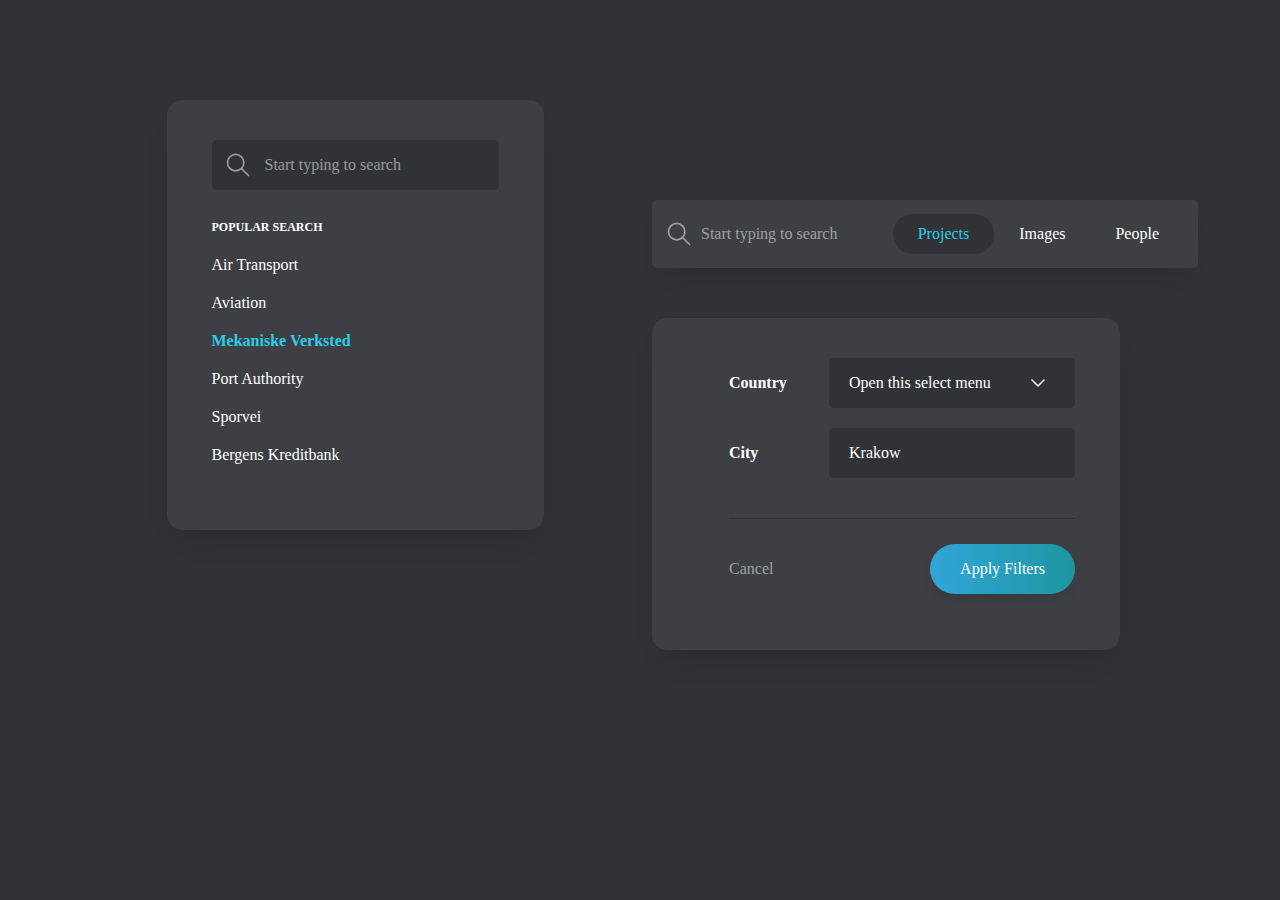
<file: Project 1/index.html>
<!DOCTYPE html>
<html lang="en">
<head>
    <meta charset="UTF-8">
    <meta http-equiv="X-UA-Compatible" content="IE=edge">
    <meta name="viewport" content="width=device-width, initial-scale=1.0">
    <link href="https://cdn.jsdelivr.net/npm/bootstrap@5.3.0-alpha3/dist/css/bootstrap.min.css" rel="stylesheet">
    <link rel="stylesheet" href="assets/css/style.css">
    <title>Document</title>
</head>
<body>

    <div class="container">
        <div class="row">
            <div class="col-lg-6">
                <div class="component-search-form component-container">
                        <form action="">
                            <div class="search-icon">
                                <img src="assets/img/search.svg">
                            </div>
                            <input type="text" class="input-form search-form" placeholder="Start typing to search">
                        </form>
                        <h6>Popular search</h6>
                        <ul>
                            <li>
                                <a href="">Air Transport</a>
                            </li>
                            <li>
                                <a href="">Aviation</a>
                            </li>
                            <li class="active">
                                <a href="">Mekaniske Verksted</a>
                            </li>
                            <li>
                                <a href="">Port Authority</a>
                            </li>
                            <li>
                                <a href="">Sporvei</a>
                            </li>
                            <li>
                                <a href="">Bergens Kreditbank</a>
                            </li>
                        </ul>
                </div>
            </div>
            <div class="col-lg-6">
                <div class="component-filter-search component-container">
                        <form action="">
                                <div class="input-wrapper">
                                    <div class="search-icon">
                                        <img src="assets/img/search.svg">
                                    </div>
                                    <input type="text" class="input-form search-form filter-search" placeholder="Start typing to search">
                                </div>
                            <ul>
                                <li>
                                    <label>
                                        <input type="radio" checked name="type" value="project">
                                        <span class="text">Projects</span>
                                    </label>
                                </li>
                                <li>
                                    <label>
                                        <input type="radio" name="type" value="image">
                                        <span class="text">Images</span>
                                    </label>
                                </li>
                                <li>
                                    <label>
                                        <input type="radio" name="type" value="people">
                                        <span class="text">People</span>
                                    </label>
                                </li>
                            </ul>
                        </form>
                </div>
                <div class="component-filter component-container">
                    <form action="">
                        <ul>
                            <li>
                                <div class="key">Country</div>
                                <div class="select-value">
                                    <select class="form-select">
                                        <option selected>Open this select menu</option>
                                        <option value="1">Poland</option>
                                        <option value="2">Turkey</option>
                                        <option value="3">Norway</option>
                                    </select>
                                </div>
                            </li>
                            <li>
                                <div class="key">City</div>
                                <div class="select-value">
                                    <input type="text" value="Krakow">
                                </div>
                            </li>
                            <li class="filter-button">
                                <a href="#">Cancel</a>
                                <button type="submit" class="btn btn-primary">Apply Filters</button>
                            </li>
                        </ul>
                    </form>
                </div>
            </div>
        </div>
    </div>
    
</body>
</html>
</file>
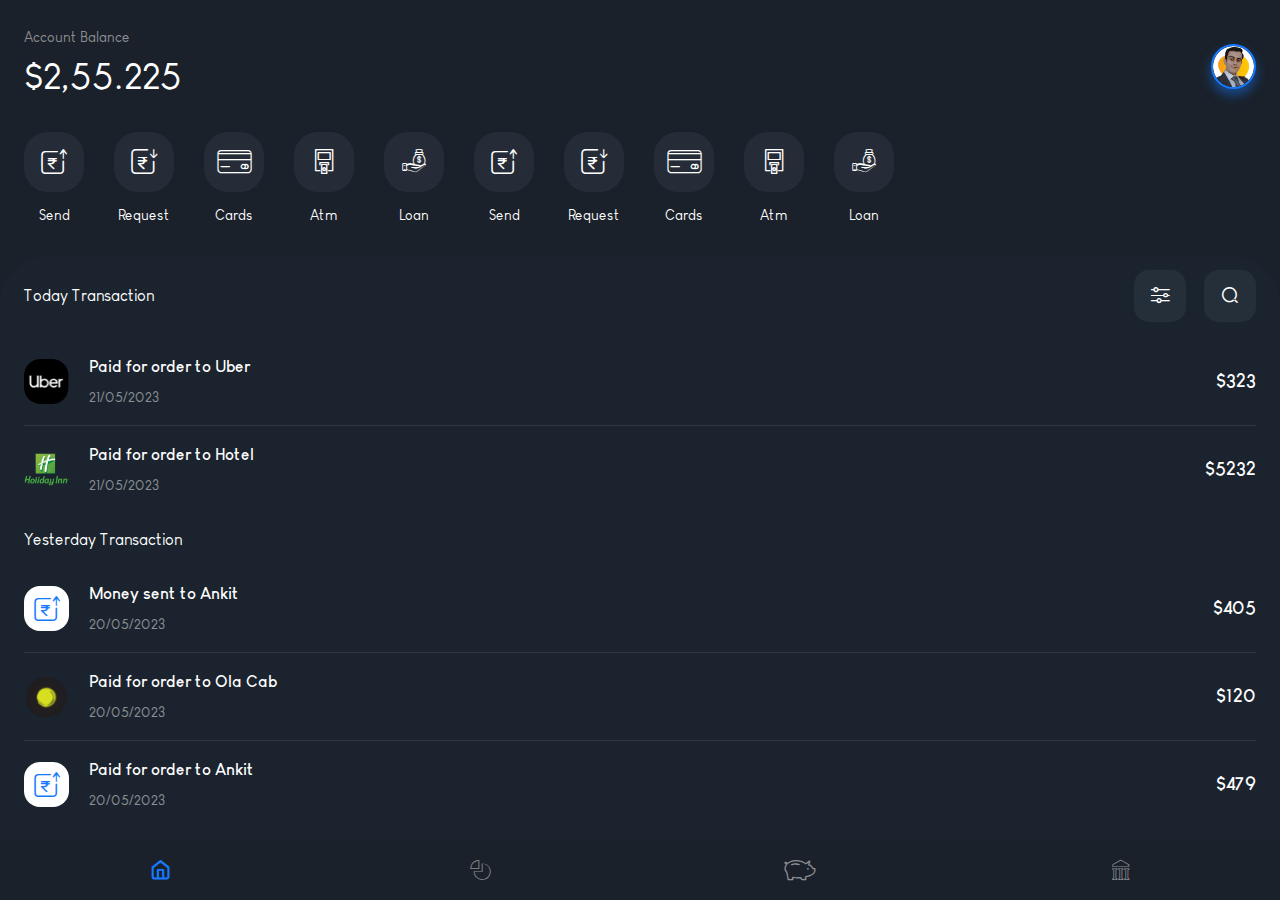
<file: Project 3/index.html>
<!DOCTYPE html>
<html lang="en">
<head>
    <meta charset="UTF-8">
    <meta http-equiv="X-UA-Compatible" content="IE=edge">
    <meta name="viewport" content="width=device-width, initial-scale=1.0">
    <link href="https://cdn.jsdelivr.net/npm/bootstrap@5.3.0-alpha3/dist/css/bootstrap.min.css" rel="stylesheet">
    <link rel="stylesheet" href="assets/css/style.css">
    <title>Document</title>
</head>
<body>
    <div class="app-wrapper">
        <div class="app-inner">
            <header class="app-header">
                <div class="balance">
                    <div class="text">Account Balance</div>
                    <div class="money">$2,55.225</div>
                </div>
                <div class="avatar">
                    <img src="assets/img/avatar.png" alt="" class="img-fluid">
                </div>
            </header>
            <main>
                <nav class="actions">
                    <ul>
                        <li>
                            <a href="#">
                                <div class="icon">
                                    <i class="icon-send"></i>
                                </div>
                                <div class="text">Send</div>
                            </a>
                        </li>
                        <li>
                            <a href="#">
                                <div class="icon">
                                    <i class="icon-request"></i>
                                </div>
                                <div class="text">Request</div>
                            </a>
                        </li>
                        <li>
                            <a href="#">
                                <div class="icon">
                                    <i class="icon-card"></i>
                                </div>
                                <div class="text">Cards</div>
                            </a>
                        </li>
                        <li>
                            <a href="#">
                                <div class="icon">
                                    <i class="icon-atm"></i>
                                </div>
                                <div class="text">Atm</div>
                            </a>
                        </li>
                        <li>
                            <a href="#">
                                <div class="icon">
                                    <i class="icon-loan"></i>
                                </div>
                                <div class="text">Loan</div>
                            </a>
                        </li>
                        <li>
                            <a href="#">
                                <div class="icon">
                                    <i class="icon-send"></i>
                                </div>
                                <div class="text">Send</div>
                            </a>
                        </li>
                        <li>
                            <a href="#">
                                <div class="icon">
                                    <i class="icon-request"></i>
                                </div>
                                <div class="text">Request</div>
                            </a>
                        </li>
                        <li>
                            <a href="#">
                                <div class="icon">
                                    <i class="icon-card"></i>
                                </div>
                                <div class="text">Cards</div>
                            </a>
                        </li>
                        <li>
                            <a href="#">
                                <div class="icon">
                                    <i class="icon-atm"></i>
                                </div>
                                <div class="text">Atm</div>
                            </a>
                        </li>
                        <li>
                            <a href="#">
                                <div class="icon">
                                    <i class="icon-loan"></i>
                                </div>
                                <div class="text">Loan</div>
                            </a>
                        </li>
                    </ul>
                </nav>
                <section class="transactions">
                    <h6>
                        Today Transaction
                        <div class="search-filter-actions">
                            <a href="#">
                                <i class="icon-filter"></i>
                            </a>
                            <a href="#">
                                <i class="icon-search"></i>
                            </a>
                        </div>
                    </h6>
                    <ul class="payment-actions">
                        <li>
                            <a href="#">
                                <div class="icon">
                                    <img src="assets/img/brand1.png" class="img-fluid" alt="">
                                </div>
                                <div class="payment-for">
                                    <div class="title">Paid for order to Uber</div>
                                    <div class="date">21/05/2023</div>
                                </div>
                                <div class="money">
                                    $323
                                </div>
                            </a>
                        </li>
                        <li>
                            <a href="#">
                                <div class="icon">
                                    <img src="assets/img/brand2.png" class="img-fluid" alt="">
                                </div>
                                <div class="payment-for">
                                    <div class="title">Paid for order to Hotel</div>
                                    <div class="date">21/05/2023</div>
                                </div>
                                <div class="money">
                                    $5232
                                </div>
                            </a>
                        </li>
                    </ul>
                    <h6>Yesterday Transaction</h6>
                    <ul class="payment-actions">
                        <li>
                            <a href="#">
                                <div class="icon bg-white">
                                    <i class="icon-send"></i>
                                </div>
                                <div class="payment-for">
                                    <div class="title">Money sent to Ankit</div>
                                    <div class="date">20/05/2023</div>
                                </div>
                                <div class="money">
                                    $405
                                </div>
                            </a>
                        </li>
                        <li>
                            <a href="#">
                                <div class="icon">
                                    <img src="assets/img/brand3.png" class="img-fluid" alt="">
                                </div>
                                <div class="payment-for">
                                    <div class="title">Paid for order to Ola Cab</div>
                                    <div class="date">20/05/2023</div>
                                </div>
                                <div class="money">
                                    $120
                                </div>
                            </a>
                        </li>
                        <li>
                            <a href="#">
                                <div class="icon bg-white">
                                    <i class="icon-send"></i>
                                </div>
                                <div class="payment-for">
                                    <div class="title">Paid for order to Ankit</div>
                                    <div class="date">20/05/2023</div>
                                </div>
                                <div class="money">
                                    $479
                                </div>
                            </a>
                        </li>
                    </ul>
                </section>
            </main>
        </div>
        <footer>
            <nav class="menu">
                <ul>
                    <li class="active">
                        <a href="#">
                            <i class="icon-home"></i>
                        </a>
                    </li>
                    <li>
                        <a href="#">
                            <i class="icon-chart"></i>
                        </a>
                    </li>
                    <li>
                        <a href="#">
                            <i class="icon-pig"></i>
                        </a>
                    </li>
                    <li>
                        <a href="#">
                            <i class="icon-bank"></i>
                        </a>
                    </li>
                </ul>
            </nav>
        </footer>
    </div>
</body>
</html>
</file>
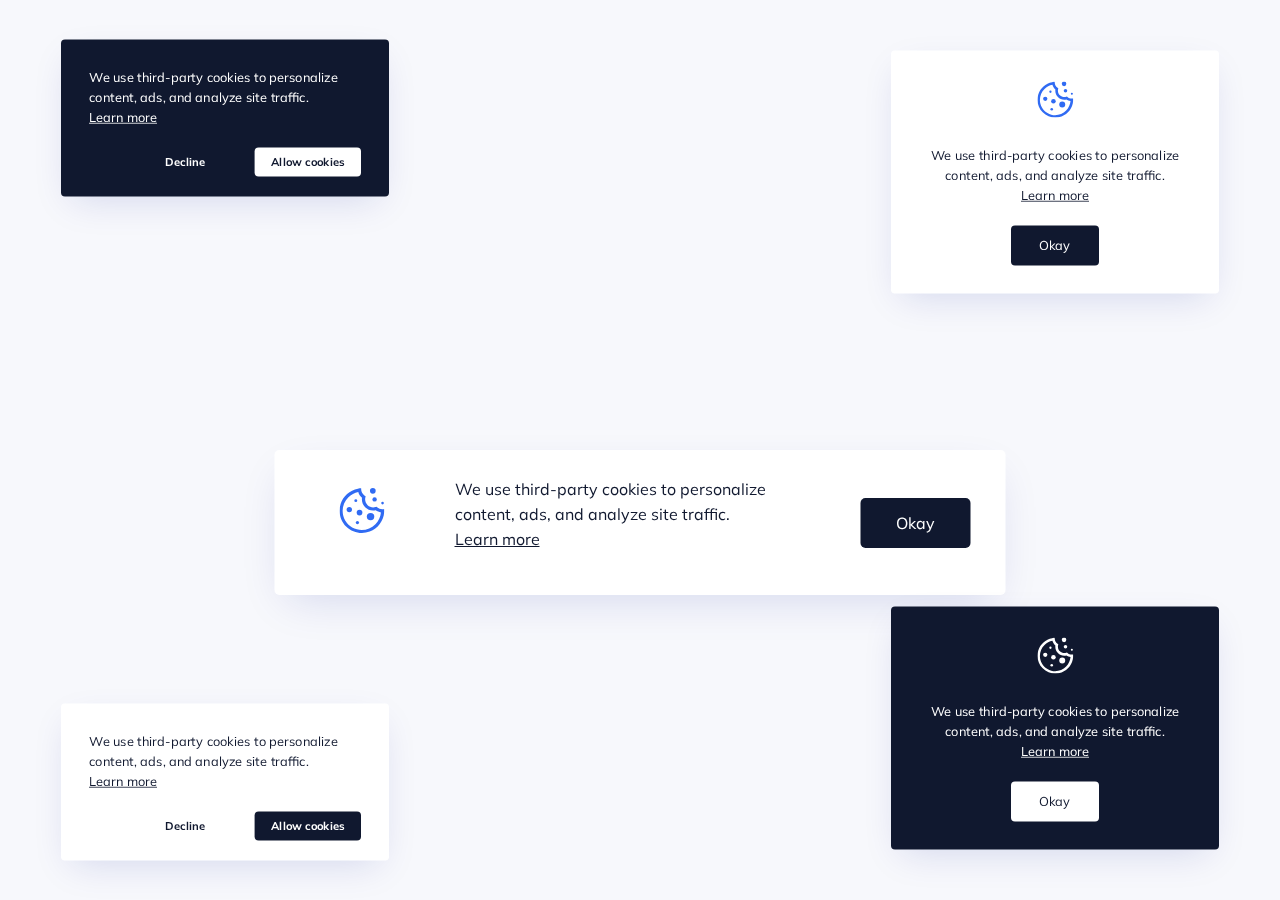
<file: Project 7/index.html>
<!DOCTYPE html>
<html lang="en">
<head>
    <meta charset="UTF-8">
    <meta name="viewport" content="width=device-width, initial-scale=1.0">
    <link href="https://cdn.jsdelivr.net/npm/bootstrap@5.3.1/dist/css/bootstrap.min.css" rel="stylesheet">
    <link rel="stylesheet" href="assets/css/style.css">
    <title>Cookie Bannert</title>
</head>
<body>

    <div class="cookie-banner style-one dark position-tl" id="banner-1">
        <p>
            We use third-party cookies to personalize content, ads, and analyze site traffic.
            <a href="#">Learn more</a>
        </p>
        <div class="actions">
            <a href="javascript:;" class="dec-btn" onclick="hideCookieBanner('banner-1')">Decline</a>
            <a href="javascript:;" class="alw-btn" onclick="hideCookieBanner('banner-1')">Allow cookies</a>
        </div>
    </div>
    <div class="cookie-banner style-two position-tr" id="banner-2">
        <div class="icon">
            <svg width="45" height="45" viewBox="0 0 45 45" xmlns="http://www.w3.org/2000/svg">
                <path fill-rule="evenodd" clip-rule="evenodd" d="M37.6021 19.3233C39.5596 20.9915 42.1974 21.6218 44.6975 21.0187C44.737 21.5533 44.7567 22.1 44.7567 22.6589C44.7567 23.2178 44.7365 23.773 44.6959 24.3243C44.0453 33.0328 38.3799 40.5638 30.193 43.6029C22.0061 46.642 12.799 44.6321 6.62349 38.4576C0.750062 32.5832 -1.37923 23.9351 1.09537 16.0053C3.56998 8.07543 10.2399 2.17326 18.4119 0.681905C19.4918 0.487625 20.5844 0.372454 21.6811 0.337311C21.66 0.574068 21.6486 0.810824 21.6486 1.05407C21.6493 3.7219 22.9745 6.21531 25.1854 7.70839L26.1194 8.34082L25.8519 9.43704C25.1623 12.2536 26.0444 15.2231 28.1597 17.2065C30.2751 19.1898 33.2953 19.8789 36.0616 19.0095L36.9186 18.7395L37.6021 19.3233ZM17.3734 41.3189C24.0328 43.0698 31.1191 41.0994 35.9189 36.1622C39.0841 33.015 41.0367 28.8514 41.4324 24.4054C39.5365 24.1702 37.7315 23.4574 36.1865 22.3338C35.3541 22.5255 34.5027 22.6221 33.6486 22.6216C27.4338 22.6216 22.3784 17.5662 22.3784 11.3514C22.3785 10.8123 22.417 10.2739 22.4935 9.74028C20.6737 8.23592 19.3727 6.19776 18.7743 3.9138C18.9759 3.87542 19.1775 3.84001 19.3792 3.80758C19.177 3.84001 18.9754 3.87542 18.7743 3.9138C18.6889 3.58947 18.6181 3.26082 18.5619 2.92785C18.6159 3.26028 18.6867 3.58893 18.7743 3.9138C15.0368 4.6342 11.6027 6.463 8.9189 9.16218C3.98172 13.962 2.01132 21.0483 3.76218 27.7077C5.51305 34.3672 10.7139 39.568 17.3734 41.3189Z" />
                <circle cx="9.81081" cy="21.5676" r="2.67568" />
                <circle cx="20.027" cy="24.5676" r="2.83784" />
                <circle cx="31.0541" cy="28.6216" r="3.72973" />
                <circle cx="17.9189" cy="34.5406" r="1.62162" />
                <circle cx="16.2972" cy="12.6486" r="1.45946" />
                <circle cx="35.1081" cy="11.4324" r="2.18919" />
                <circle cx="33.3243" cy="2.83784" r="2.83784" />
                <circle cx="43.054" cy="15.0811" r="1.2973" />
            </svg>
        </div>
        <p>
            We use third-party cookies to personalize content, ads, and analyze site traffic.
            <a href="#">Learn more</a>
        </p>
        <div class="actions">
            <a href="javascript:;" onclick="hideCookieBanner('banner-2')" class="ok-btn">Okay</a>
        </div>
    </div>
    <div class="cookie-banner style-two vertical position-tc" id="banner-3">
        <div class="icon">
            <svg width="45" height="45" viewBox="0 0 45 45" xmlns="http://www.w3.org/2000/svg">
                <path fill-rule="evenodd" clip-rule="evenodd" d="M37.6021 19.3233C39.5596 20.9915 42.1974 21.6218 44.6975 21.0187C44.737 21.5533 44.7567 22.1 44.7567 22.6589C44.7567 23.2178 44.7365 23.773 44.6959 24.3243C44.0453 33.0328 38.3799 40.5638 30.193 43.6029C22.0061 46.642 12.799 44.6321 6.62349 38.4576C0.750062 32.5832 -1.37923 23.9351 1.09537 16.0053C3.56998 8.07543 10.2399 2.17326 18.4119 0.681905C19.4918 0.487625 20.5844 0.372454 21.6811 0.337311C21.66 0.574068 21.6486 0.810824 21.6486 1.05407C21.6493 3.7219 22.9745 6.21531 25.1854 7.70839L26.1194 8.34082L25.8519 9.43704C25.1623 12.2536 26.0444 15.2231 28.1597 17.2065C30.2751 19.1898 33.2953 19.8789 36.0616 19.0095L36.9186 18.7395L37.6021 19.3233ZM17.3734 41.3189C24.0328 43.0698 31.1191 41.0994 35.9189 36.1622C39.0841 33.015 41.0367 28.8514 41.4324 24.4054C39.5365 24.1702 37.7315 23.4574 36.1865 22.3338C35.3541 22.5255 34.5027 22.6221 33.6486 22.6216C27.4338 22.6216 22.3784 17.5662 22.3784 11.3514C22.3785 10.8123 22.417 10.2739 22.4935 9.74028C20.6737 8.23592 19.3727 6.19776 18.7743 3.9138C18.9759 3.87542 19.1775 3.84001 19.3792 3.80758C19.177 3.84001 18.9754 3.87542 18.7743 3.9138C18.6889 3.58947 18.6181 3.26082 18.5619 2.92785C18.6159 3.26028 18.6867 3.58893 18.7743 3.9138C15.0368 4.6342 11.6027 6.463 8.9189 9.16218C3.98172 13.962 2.01132 21.0483 3.76218 27.7077C5.51305 34.3672 10.7139 39.568 17.3734 41.3189Z" />
                <circle cx="9.81081" cy="21.5676" r="2.67568" />
                <circle cx="20.027" cy="24.5676" r="2.83784" />
                <circle cx="31.0541" cy="28.6216" r="3.72973" />
                <circle cx="17.9189" cy="34.5406" r="1.62162" />
                <circle cx="16.2972" cy="12.6486" r="1.45946" />
                <circle cx="35.1081" cy="11.4324" r="2.18919" />
                <circle cx="33.3243" cy="2.83784" r="2.83784" />
                <circle cx="43.054" cy="15.0811" r="1.2973" />
            </svg>
        </div>
        <p>
            We use third-party cookies to personalize content, ads, and analyze site traffic.
            <a href="#">Learn more</a>
        </p>
        <div class="actions">
            <a href="javascript:;" onclick="hideCookieBanner('banner-3')" class="ok-btn">Okay</a>
        </div>
    </div>
    <div class="cookie-banner style-one position-bl" id="banner-4">
        <p>
            We use third-party cookies to personalize content, ads, and analyze site traffic.
            <a href="#">Learn more</a>
        </p>
        <div class="actions">
            <a href="javascript:;" class="dec-btn" onclick="hideCookieBanner('banner-4')">Decline</a>
            <a href="javascript:;" class="alw-btn" onclick="hideCookieBanner('banner-4')">Allow cookies</a>
        </div>
    </div>
    <div class="cookie-banner style-two dark position-br" id="banner-5">
        <div class="icon">
            <svg width="45" height="45" viewBox="0 0 45 45" xmlns="http://www.w3.org/2000/svg">
                <path fill-rule="evenodd" clip-rule="evenodd" d="M37.6021 19.3233C39.5596 20.9915 42.1974 21.6218 44.6975 21.0187C44.737 21.5533 44.7567 22.1 44.7567 22.6589C44.7567 23.2178 44.7365 23.773 44.6959 24.3243C44.0453 33.0328 38.3799 40.5638 30.193 43.6029C22.0061 46.642 12.799 44.6321 6.62349 38.4576C0.750062 32.5832 -1.37923 23.9351 1.09537 16.0053C3.56998 8.07543 10.2399 2.17326 18.4119 0.681905C19.4918 0.487625 20.5844 0.372454 21.6811 0.337311C21.66 0.574068 21.6486 0.810824 21.6486 1.05407C21.6493 3.7219 22.9745 6.21531 25.1854 7.70839L26.1194 8.34082L25.8519 9.43704C25.1623 12.2536 26.0444 15.2231 28.1597 17.2065C30.2751 19.1898 33.2953 19.8789 36.0616 19.0095L36.9186 18.7395L37.6021 19.3233ZM17.3734 41.3189C24.0328 43.0698 31.1191 41.0994 35.9189 36.1622C39.0841 33.015 41.0367 28.8514 41.4324 24.4054C39.5365 24.1702 37.7315 23.4574 36.1865 22.3338C35.3541 22.5255 34.5027 22.6221 33.6486 22.6216C27.4338 22.6216 22.3784 17.5662 22.3784 11.3514C22.3785 10.8123 22.417 10.2739 22.4935 9.74028C20.6737 8.23592 19.3727 6.19776 18.7743 3.9138C18.9759 3.87542 19.1775 3.84001 19.3792 3.80758C19.177 3.84001 18.9754 3.87542 18.7743 3.9138C18.6889 3.58947 18.6181 3.26082 18.5619 2.92785C18.6159 3.26028 18.6867 3.58893 18.7743 3.9138C15.0368 4.6342 11.6027 6.463 8.9189 9.16218C3.98172 13.962 2.01132 21.0483 3.76218 27.7077C5.51305 34.3672 10.7139 39.568 17.3734 41.3189Z" />
                <circle cx="9.81081" cy="21.5676" r="2.67568" />
                <circle cx="20.027" cy="24.5676" r="2.83784" />
                <circle cx="31.0541" cy="28.6216" r="3.72973" />
                <circle cx="17.9189" cy="34.5406" r="1.62162" />
                <circle cx="16.2972" cy="12.6486" r="1.45946" />
                <circle cx="35.1081" cy="11.4324" r="2.18919" />
                <circle cx="33.3243" cy="2.83784" r="2.83784" />
                <circle cx="43.054" cy="15.0811" r="1.2973" />
            </svg>
        </div>
        <p>
            We use third-party cookies to personalize content, ads, and analyze site traffic.
            <a href="#">Learn more</a>
        </p>
        <div class="actions">
            <a href="javascript:;" onclick="hideCookieBanner('banner-5')" class="ok-btn">Okay</a>
        </div>
    </div>

    
    <script src="assets/js/main.js"></script>
</body>
</html>
</file>
<file: Project 1/assets/css/style.css>
@import url("https://fonts.googleapis.com/css2?family=Mulish:wght@400;700&display=swap");
.component-container {
  background-color: #3d3f43;
  border-radius: 15px;
  box-shadow: 0 15px 25px -20px #202125;
}

.input-form {
  width: 100%;
  height: 50px;
  background: #303236;
  border: 0;
  border-radius: 5px;
  font-size: 16px;
  caret-color: #2ccdea;
}
.input-form:focus {
  outline: 0;
}

form {
  position: relative;
}
form .search-icon {
  position: absolute;
  top: 0;
  left: 0;
  display: flex;
  justify-content: center;
  align-items: center;
  width: 53px;
  height: 100%;
}

body {
  background-color: #303236;
  font-family: Muli;
}
body .component-search-form {
  max-width: 377px;
  margin: 100px auto;
  padding: 40px 45px;
}
body .component-search-form form {
  margin-bottom: 30px;
}
body .component-search-form form input {
  color: rgba(255, 255, 255, 0.6);
  padding-left: 53px;
}
body .component-search-form form input.search-form::placeholder {
  color: rgba(255, 255, 255, 0.5);
}
body .component-search-form h6 {
  font-size: 12px;
  font-weight: bold;
  color: #fff;
  text-transform: uppercase;
}
body .component-search-form ul {
  list-style: none;
  padding: 0;
  margin-top: 12px;
}
body .component-search-form ul li a {
  display: block;
  font-size: 16px;
  color: #fff;
  padding: 7px 0;
  text-decoration: none;
}
body .component-search-form ul li a:hover {
  color: #2ccdea;
  font-weight: bold;
  transition: 0.3s ease;
}
body .component-search-form ul li.active a {
  color: #2ccdea;
  font-weight: bold;
}
body .component-filter-search {
  margin: 200px 0 50px auto;
  border-radius: 5px;
}
body .component-filter-search form {
  height: 68px;
  padding: 14px;
  display: flex;
}
body .component-filter-search form .input-wrapper {
  display: flex;
  align-items: center;
  flex: 1;
}
body .component-filter-search form .input-wrapper input {
  width: 100%;
  height: 41px;
  font-size: 16px;
  color: rgba(255, 255, 255, 0.6);
  caret-color: #2ccdea;
  background-color: transparent;
  padding-left: 35px;
  cursor: pointer;
}
body .component-filter-search form .input-wrapper input::placeholder {
  color: rgba(255, 255, 255, 0.5);
}
body .component-filter-search form .input-wrapper input:focus {
  outline: 0;
}
body .component-filter-search form ul {
  list-style: none;
  padding: 0;
  margin-left: 15px;
  display: flex;
}
body .component-filter-search form ul li label .text {
  display: block;
  height: 40px;
  padding: 0 25px;
  font-size: 16px;
  line-height: 40px;
  color: #fff;
  border-radius: 40px;
  cursor: pointer;
  transition: 250ms background-color, 250ms color;
}
body .component-filter-search form ul li label input {
  display: none;
}
body .component-filter-search form ul li label input:checked + .text {
  color: #2ccdea;
  background-color: #303236;
}
body .component-filter {
  max-width: 468px;
  padding: 40px 45px;
}
body .component-filter form ul li {
  display: flex;
  align-items: center;
}
body .component-filter form ul li:not(:last-child) {
  margin-bottom: 20px;
}
body .component-filter form ul li .key {
  width: 100px;
  color: #fff;
  font-size: 16px;
  font-weight: bold;
}
body .component-filter form ul li .select-value {
  flex: 1;
}
body .component-filter form ul li .select-value select, body .component-filter form ul li .select-value input {
  width: 100%;
  height: 50px;
  color: #fff;
  background: #303236;
  border: 0;
  border-radius: 5px;
  font-size: 16px;
  caret-color: #2ccdea;
  padding: 0 20px;
}
body .component-filter form ul li .select-value select:focus, body .component-filter form ul li .select-value input:focus {
  outline: 0;
}
body .component-filter form ul li .select-value select::placeholder, body .component-filter form ul li .select-value input::placeholder {
  color: rgba(255, 255, 255, 0.5);
}
body .component-filter form ul li .select-value select {
  background: #303236 url("../img/arrow-down.svg") no-repeat calc(100% - 30px) center;
  cursor: pointer;
}
body .component-filter form ul li.filter-button {
  display: flex;
  justify-content: space-between;
  align-items: center;
  margin-top: 40px;
  padding-top: 25px;
  border-top: 1px solid #303236;
}
body .component-filter form ul li.filter-button a {
  color: rgba(255, 255, 255, 0.5);
  font-size: 16px;
  text-decoration: none;
}
body .component-filter form ul li.filter-button a:hover {
  color: #fff;
}
body .component-filter form ul li.filter-button button {
  height: 50px;
  padding: 0 30px;
  background: linear-gradient(to right, #31a5d9, #1e96a0);
  font-size: 16px;
  border: 0;
  border-radius: 50px;
  box-shadow: 0 7px 10px -5px rgba(43, 45, 48, 0.5);
}/*# sourceMappingURL=style.css.map */
</file>
<file: Project 3/assets/css/style.css>
@charset "UTF-8";
@import url("https://fonts.googleapis.com/css2?family=Mulish:wght@400;700&display=swap");
@font-face {
  font-family: "Louis George Cafe";
  src: url("../font/LouisGeorgeCafe-Bold.eot");
  src: url("../font/LouisGeorgeCafe-Bold.eot?#iefix") format("embedded-opentype"), url("../font/LouisGeorgeCafe-Bold.woff2") format("woff2"), url("../font/LouisGeorgeCafe-Bold.woff") format("woff"), url("../font/LouisGeorgeCafe-Bold.ttf") format("truetype"), url("../font/LouisGeorgeCafe-Bold.svg#LouisGeorgeCafe-Bold") format("svg");
  font-weight: bold;
  font-style: normal;
  font-display: swap;
}
@font-face {
  font-family: "Louis George Cafe";
  src: url("../font/LouisGeorgeCafe.eot");
  src: url("../font/LouisGeorgeCafe.eot?#iefix") format("embedded-opentype"), url("../font/LouisGeorgeCafe.woff2") format("woff2"), url("../font/LouisGeorgeCafe.woff") format("woff"), url("../font/LouisGeorgeCafe.ttf") format("truetype"), url("../font/LouisGeorgeCafe.svg#LouisGeorgeCafe") format("svg");
  font-weight: normal;
  font-style: normal;
  font-display: swap;
}
@font-face {
  font-family: "Louis George Cafe";
  src: url("../font/LouisGeorgeCafeLight.eot");
  src: url("../font/LouisGeorgeCafeLight.eot?#iefix") format("embedded-opentype"), url("../font/LouisGeorgeCafeLight.woff2") format("woff2"), url("../font/LouisGeorgeCafeLight.woff") format("woff"), url("../font/LouisGeorgeCafeLight.ttf") format("truetype"), url("../font/LouisGeorgeCafeLight.svg#LouisGeorgeCafeLight") format("svg");
  font-weight: 300;
  font-style: normal;
  font-display: swap;
}
@font-face {
  font-family: "iconfont";
  src: url("../icon-font/iconfont.eot?71890918");
  src: url("../icon-font/iconfont.eot?71890918#iefix") format("embedded-opentype"), url("../icon-font/iconfont.woff2?71890918") format("woff2"), url("../icon-font/iconfont.woff?71890918") format("woff"), url("../icon-font/iconfont.ttf?71890918") format("truetype"), url("../icon-font/iconfont.svg?71890918#iconfont") format("svg");
  font-weight: normal;
  font-style: normal;
}
/* Chrome hack: SVG is rendered more smooth in Windozze. 100% magic, uncomment if you need it. */
/* Note, that will break hinting! In other OS-es font will be not as sharp as it could be */
/*
@media screen and (-webkit-min-device-pixel-ratio:0) {
  @font-face {
    font-family: 'iconfont';
    src: url('../font/iconfont.svg?71890918#iconfont') format('svg');
  }
}
*/
[class^=icon-]:before, [class*=" icon-"]:before {
  font-family: "iconfont";
  font-style: normal;
  font-weight: normal;
  display: inline-block;
  text-decoration: inherit;
  /* For safety - reset parent styles, that can break glyph codes*/
  font-variant: normal;
  text-transform: none;
  /* you can be more comfortable with increased icons size */
  /* font-size: 120%; */
  /* Font smoothing. That was taken from TWBS */
  -webkit-font-smoothing: antialiased;
  -moz-osx-font-smoothing: grayscale;
  /* Uncomment for 3D effect */
  /* text-shadow: 1px 1px 1px rgba(127, 127, 127, 0.3); */
}

.icon-arrow-right:before {
  content: "\e801";
} /* '' */
.icon-atm:before {
  content: "\e802";
} /* '' */
.icon-back:before {
  content: "\e803";
} /* '' */
.icon-bank:before {
  content: "\e804";
} /* '' */
.icon-block:before {
  content: "\e805";
} /* '' */
.icon-card:before {
  content: "\e806";
} /* '' */
.icon-chart:before {
  content: "\e807";
} /* '' */
.icon-download:before {
  content: "\e808";
} /* '' */
.icon-filter:before {
  content: "\e809";
} /* '' */
.icon-loan:before {
  content: "\e80b";
} /* '' */
.icon-pig:before {
  content: "\e80c";
} /* '' */
.icon-pincode:before {
  content: "\e80d";
} /* '' */
.icon-request:before {
  content: "\e80f";
} /* '' */
.icon-send:before {
  content: "\e811";
} /* '' */
.icon-plus:before {
  content: "\e813";
} /* '' */
.icon-search:before {
  content: "\e814";
} /* '' */
.icon-home:before {
  content: "\e815";
} /* '' */
.icon-3dots:before {
  content: "\e816";
} /* '' */
.icon-settings:before {
  content: "\e817";
} /* '' */
* {
  padding: 0;
  margin: 0;
  list-style: none;
  text-decoration: none;
  box-sizing: border-box;
  font-family: "Louis George Cafe";
  -webkit-overflow-scrolling: touch;
}
*:focus {
  outline: 0;
}

h6 {
  font-size: 16px;
  color: #fff;
  font-weight: normal;
  padding-bottom: 25px;
  display: flex;
  justify-content: space-between;
  align-items: center;
}

.page {
  padding: 24px;
}

.app-wrapper {
  height: 100%;
}
.app-wrapper .page .back {
  display: flex;
  justify-content: space-between;
  align-items: center;
  margin-bottom: 40px;
}
.app-wrapper .page .back .back-btn {
  font-size: 32px;
  font-weight: bold;
  color: #fff;
  display: flex;
  align-items: center;
  text-decoration: none;
}
.app-wrapper .page .back .back-btn i {
  font-size: 19px;
  margin-right: 15px;
}
.app-wrapper .page .back .more-btn {
  color: #fff;
  font-size: 25px;
}
.app-wrapper .page .cards-wrapper .swiper {
  margin: 0 -24px 49px;
  padding-bottom: 45px;
}
.app-wrapper .page .cards-wrapper .swiper .swiper-wrapper .swiper-slide {
  width: 331px;
  display: flex;
  justify-content: flex-end;
}
.app-wrapper .page .cards-wrapper .swiper .swiper-wrapper .swiper-slide:last-child {
  width: 361px;
  padding-right: 24px;
}
.app-wrapper .page .cards-wrapper .swiper .swiper-pagination .swiper-pagination-bullet {
  width: 8px;
  height: 8px;
  border: 1px solid #fff;
  opacity: 1;
}
.app-wrapper .page .cards-wrapper .swiper .swiper-pagination .swiper-pagination-bullet.swiper-pagination-bullet-active {
  background: #fff;
}
.app-wrapper .page .cards-wrapper .card-inner {
  min-width: 307px;
  height: 172px;
  border-radius: 20px;
  display: flex;
  justify-content: space-between;
  flex-direction: column;
  padding: 22px 21px 16px 27px;
  margin: 0 15px;
}
.app-wrapper .page .cards-wrapper .card-inner.bg-dark {
  background: linear-gradient(to right, #141414, #292929);
  box-shadow: 0 6px 12px 0 rgba(20, 20, 20, 0.3);
}
.app-wrapper .page .cards-wrapper .card-inner.bg-blue {
  background: linear-gradient(to right, #6289ff, #5252ff);
  box-shadow: 0 6px 12px 0 rgba(21, 122, 255, 0.3);
}
.app-wrapper .page .cards-wrapper .card-inner.bg-yellow {
  background: linear-gradient(90deg, rgb(255, 231, 0) 0%, rgb(255, 198, 11) 35%);
  box-shadow: 0 6px 12px 0 rgba(255, 198, 11, 0.3);
}
.app-wrapper .page .cards-wrapper .card-inner .bank-name {
  font-size: 16px;
  color: #fff;
}
.app-wrapper .page .cards-wrapper .card-inner img {
  align-self: baseline;
}
.app-wrapper .page .cards-wrapper .card-inner .card-content {
  display: flex;
  justify-content: space-between;
  align-items: center;
}
.app-wrapper .page .cards-wrapper .card-inner .card-content .card-number {
  font-size: 15px;
}
.app-wrapper .page .cards-wrapper .card-inner .card-content .card-number span {
  color: #fff;
}
.app-wrapper .page .users {
  margin: 0 -24px 45px;
}
.app-wrapper .page .users ul {
  padding: 0;
  margin: 0;
  display: flex;
  overflow-x: scroll;
  scroll-snap-type: x mandatory;
}
.app-wrapper .page .users ul li {
  margin-right: 15px;
  scroll-snap-align: start;
}
.app-wrapper .page .users ul li:first-child {
  padding-left: 24px;
}
.app-wrapper .page .users ul li:last-child {
  padding-right: 24px;
}
.app-wrapper .page .users ul li a {
  display: flex;
  flex-direction: column;
  text-decoration: none;
  align-items: center;
  text-align: center;
}
.app-wrapper .page .users ul li a .icon {
  width: 60px;
  height: 60px;
  background-color: #157aff;
  display: grid;
  place-items: center;
  border-radius: 24px;
  color: #fff;
  box-shadow: 0 6px 12px 0 rgba(21, 122, 255, 0.3);
}
.app-wrapper .page .users ul li a img {
  min-width: 60px;
  height: 60px;
  border-radius: 24px;
  object-fit: cover;
  box-shadow: 0 10px 20px 0 rgba(0, 0, 0, 0.17);
}
.app-wrapper .page .users ul li a .name {
  margin-top: 17px;
  font-size: 14px;
  color: #fff;
}
.app-wrapper .page .setting-menu {
  border-top: 1px solid rgba(226, 233, 255, 0.1);
}
.app-wrapper .page .setting-menu ul {
  padding: 0;
  margin: 0;
}
.app-wrapper .page .setting-menu ul li {
  border-bottom: 1px solid rgba(226, 233, 255, 0.1);
}
.app-wrapper .page .setting-menu ul li:last-child {
  border-bottom: 0;
}
.app-wrapper .page .setting-menu ul li a {
  color: #fff;
  display: flex;
  align-items: center;
  padding: 22px 0;
  font-size: 16px;
  font-weight: bold;
  text-decoration: none;
}
.app-wrapper .page .setting-menu ul li a i:first-child {
  width: 30px;
  color: #157aff;
  text-align: center;
  margin-right: 10px;
  font-size: 16px;
}
.app-wrapper .page .setting-menu ul li a .icon-arrow-right {
  margin-left: auto;
  font-size: 12px;
  padding-right: 15px;
}
.app-wrapper .page .setting-menu ul li a i.icon-pincode {
  font-size: 12px;
}

html, body {
  height: 100%;
}

body {
  background-color: #1a212a;
}

.app-wrapper {
  height: 100%;
}
.app-wrapper .app-inner {
  height: calc(100% - 60px);
  overflow: auto;
}
.app-wrapper .app-inner header {
  display: flex;
  justify-content: space-between;
  align-items: center;
  padding: 27px 24px;
}
.app-wrapper .app-inner header .balance .text {
  color: rgba(255, 255, 255, 0.5);
  font-size: 14px;
}
.app-wrapper .app-inner header .balance .money {
  color: #fff;
  font-size: 38px;
}
.app-wrapper .app-inner header .avatar img {
  width: 45px;
  height: 45px;
  border-radius: 50%;
  border: 2px solid #157aff;
  box-shadow: 0 6px 12px 0 rgba(21, 122, 255, 0.5);
}
.app-wrapper .app-inner main .actions {
  overflow-x: auto;
  scroll-snap-type: mandatory;
  margin-bottom: 30px;
}
.app-wrapper .app-inner main .actions ul {
  display: flex;
  padding: 0;
  margin: 0;
}
.app-wrapper .app-inner main .actions ul li {
  padding: 0 15px;
  scroll-snap-align: start;
}
.app-wrapper .app-inner main .actions ul li:first-child {
  padding-left: 24px;
}
.app-wrapper .app-inner main .actions ul li:last-child {
  padding-right: 24px;
}
.app-wrapper .app-inner main .actions ul li a {
  display: flex;
  justify-content: center;
  align-items: center;
  flex-direction: column;
  text-decoration: none;
}
.app-wrapper .app-inner main .actions ul li a .icon {
  min-width: 60px;
  height: 60px;
  background: rgba(83, 95, 109, 0.19);
  border-radius: 24px;
  color: #fff;
  display: grid;
  place-items: center;
  font-size: 24px;
}
.app-wrapper .app-inner main .actions ul li a .text {
  font-size: 14px;
  color: #fff;
  margin-top: 13px;
}
.app-wrapper .app-inner main .transactions {
  background-color: #1b242e;
  border-radius: 48px 48px 0 0;
  padding: 14px 24px;
}
.app-wrapper .app-inner main .transactions h6 .search-filter-actions {
  display: flex;
}
.app-wrapper .app-inner main .transactions h6 .search-filter-actions a {
  min-width: 52px;
  height: 52px;
  background: rgba(83, 95, 109, 0.19);
  border-radius: 15px;
  color: #fff;
  display: grid;
  place-items: center;
  font-size: 16px;
  margin-left: 18px;
}
.app-wrapper .app-inner main .transactions .payment-actions {
  padding: 0;
}
.app-wrapper .app-inner main .transactions .payment-actions li {
  margin-bottom: 17px;
  padding-bottom: 17px;
  border-bottom: 1px solid rgba(226, 233, 255, 0.1);
}
.app-wrapper .app-inner main .transactions .payment-actions li:last-child {
  border: 0;
}
.app-wrapper .app-inner main .transactions .payment-actions li a {
  display: flex;
  align-items: center;
  text-decoration: none;
}
.app-wrapper .app-inner main .transactions .payment-actions li a .icon {
  width: 45px;
  height: 45px;
  display: grid;
  place-items: center;
  border-radius: 16px;
  overflow: hidden;
  margin-right: 20px;
}
.app-wrapper .app-inner main .transactions .payment-actions li a .icon.bg-white {
  background-color: #fff;
}
.app-wrapper .app-inner main .transactions .payment-actions li a .icon i {
  color: #157aff;
  font-size: 24px;
}
.app-wrapper .app-inner main .transactions .payment-actions li a .icon img {
  max-width: 45px;
  max-height: 45px;
  object-fit: cover;
}
.app-wrapper .app-inner main .transactions .payment-actions li a .payment-for {
  display: flex;
  flex-direction: column;
}
.app-wrapper .app-inner main .transactions .payment-actions li a .payment-for .title {
  color: #fff;
  font-size: 16px;
  font-weight: bold;
}
.app-wrapper .app-inner main .transactions .payment-actions li a .payment-for .date {
  font-size: 14px;
  color: rgba(255, 255, 255, 0.5);
  padding-top: 8px;
}
.app-wrapper .app-inner main .transactions .payment-actions li a .money {
  margin-left: auto;
  font-size: 18px;
  font-weight: bold;
  color: #fff;
}
.app-wrapper footer {
  background-color: #1a212a;
}
.app-wrapper footer .menu {
  height: 60px;
}
.app-wrapper footer .menu ul {
  display: flex;
  padding: 0;
  margin: 0;
}
.app-wrapper footer .menu ul li {
  flex: 1;
}
.app-wrapper footer .menu ul li a {
  display: grid;
  place-items: center;
  color: #fff;
  font-size: 21px;
  color: rgba(255, 255, 255, 0.5);
  height: 60px;
}
.app-wrapper footer .menu ul li.active a {
  color: #157aff;
}/*# sourceMappingURL=style.css.map */
</file>
<file: Project 7/assets/css/style.css>
@import url("https://fonts.googleapis.com/css2?family=Mulish:wght@400;600;700;900&display=swap");
* {
  padding: 0;
  margin: 0;
  list-style: none;
  border: none;
  text-decoration: none;
  box-sizing: border-box;
  -webkit-overflow-scrolling: touch;
  font-family: "Mulish", sans-serif;
}
*:focus {
  outline: 0;
}

body {
  background-color: #F7F8FC;
}

.cookie-banner {
  --color1:#10182f;
  --color2: #fff;
  --color3:#306bf3;
  border-radius: 5px;
  box-shadow: 0 15px 45px -12px rgba(0, 29, 147, 0.15);
  background: var(--color2);
  opacity: 0;
  visibility: hidden;
  transform: scale(0.8);
  transition: 500ms all;
}
.cookie-banner.active {
  opacity: 1;
  visibility: visible;
}
.cookie-banner.active.position-bc, .cookie-banner.active.position-tc {
  transform: translateX(-50%) scale(1) !important;
}
.cookie-banner p {
  font-size: 16px;
  line-height: 25px;
  color: var(--color1);
}
.cookie-banner p a {
  display: block;
  color: var(--color1);
}
.cookie-banner.dark {
  --color1: #fff;
  --color2: #10182F;
  --color3: #fff;
}
.cookie-banner.style-one {
  width: 410px;
  height: 196px;
  padding: 35px 35px 25px;
}
.cookie-banner.style-one .actions {
  display: flex;
  justify-content: flex-end;
  margin-top: 25px;
}
.cookie-banner.style-one .actions a {
  display: flex;
  align-items: center;
  height: 36px;
  padding: 0 20px;
  border-radius: 5px;
  color: var(--color1);
  font-size: 14px;
  font-weight: bold;
  text-decoration: none;
}
.cookie-banner.style-one .actions a.dec-btn {
  width: 132px;
}
.cookie-banner.style-one .actions a.alw-btn {
  background: var(--color1);
  color: var(--color2);
}
.cookie-banner.style-two {
  width: 410px;
  height: 304px;
  display: flex;
  justify-content: space-between;
  flex-direction: column;
  padding: 39px 40px 35px;
  text-align: center;
}
.cookie-banner.style-two .icon {
  margin-bottom: 25px;
  fill: var(--color3);
}
.cookie-banner.style-two .actions a {
  display: inline-block;
  width: 110px;
  height: 50px;
  line-height: 50px;
  background: var(--color1);
  color: var(--color2);
  border-radius: 5px;
  text-decoration: none;
}
.cookie-banner.style-two.vertical {
  flex-direction: row;
  justify-content: normal;
  align-items: center;
  width: 731px;
  height: 145px;
  padding: 0 35px;
}
.cookie-banner.style-two.vertical .icon {
  min-width: 95px;
  text-align: center;
  margin-left: 5px;
  margin-right: 45px;
}
.cookie-banner.style-two.vertical p {
  max-width: 330px;
  text-align: left;
}
.cookie-banner.style-two.vertical .actions {
  margin-left: auto;
}
.cookie-banner.position {
  position: fixed;
}
.cookie-banner.position-tr {
  position: fixed;
  top: 20px;
  right: 20px;
}
.cookie-banner.position-tl {
  position: fixed;
  top: 20px;
  left: 20px;
}
.cookie-banner.position-tc {
  position: fixed;
  top: 50%;
  left: 50%;
  transform: translate(-50%, -50%) scale(0.8);
}
.cookie-banner.position-br {
  position: fixed;
  bottom: 20px;
  right: 20px;
}
.cookie-banner.position-bl {
  position: fixed;
  bottom: 20px;
  left: 20px;
}
.cookie-banner.position-bc {
  position: fixed;
  bottom: 20px;
  left: 50%;
  transform: translateX(-50%) scale(0.8);
}/*# sourceMappingURL=style.css.map */
</file>
